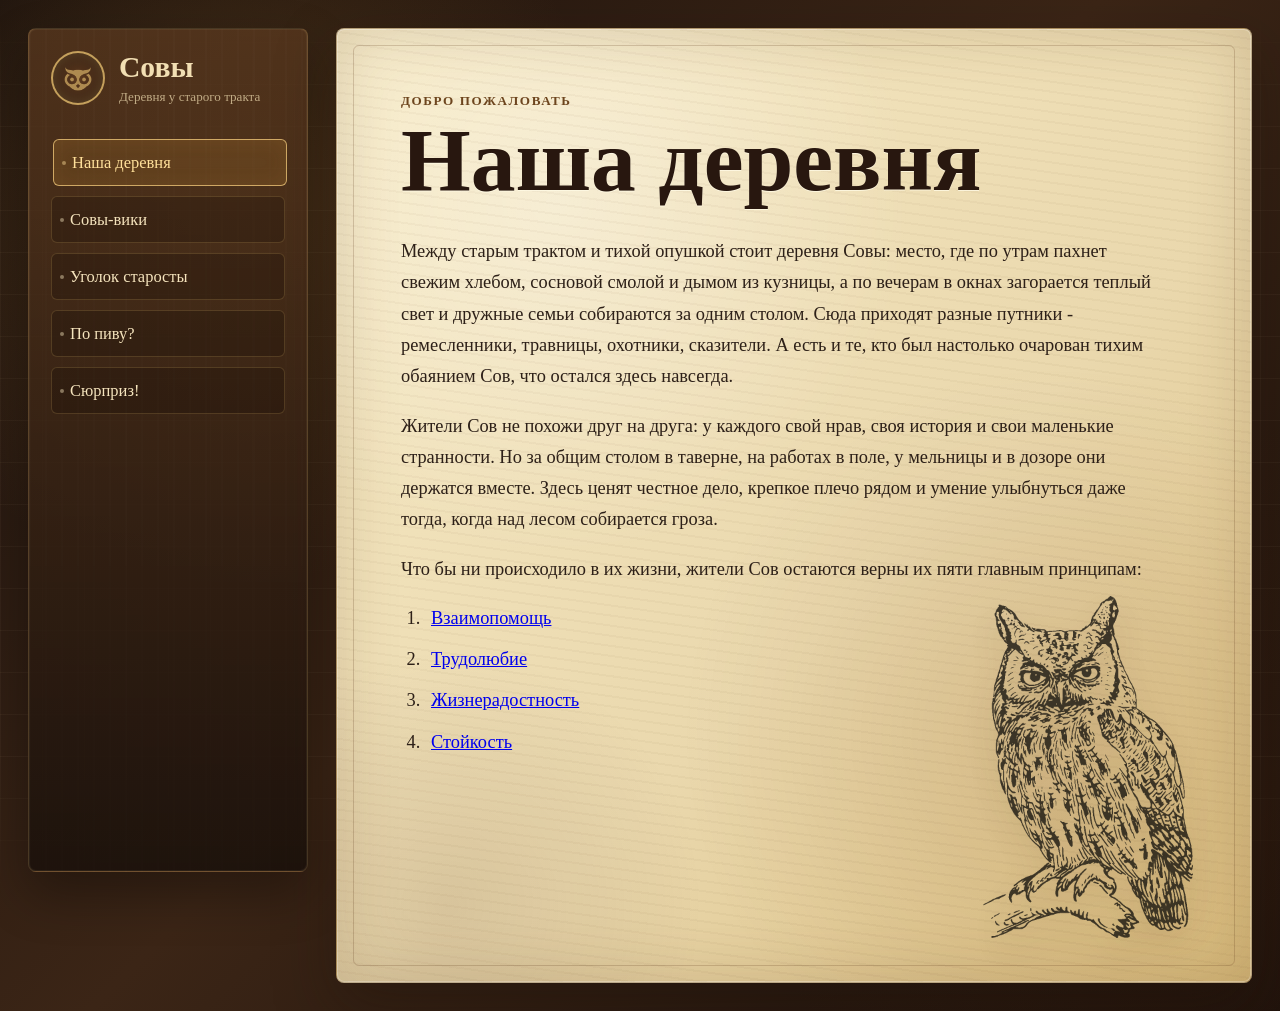
<file: index.html>
<!DOCTYPE html>
<html lang="ru">
<head>
  <meta charset="UTF-8">
  <meta name="viewport" content="width=device-width, initial-scale=1.0">
  <title>Совы | Наша деревня</title>
  <link rel="stylesheet" href="styles.css">
  <script src="script.js" defer></script>
</head>
<body>
  <div class="app-shell">
    <aside class="sidebar" aria-label="Главное меню">
      <a class="village-mark" href="index.html" aria-label="Совы, главная страница">
        <span class="mark-rune">
          <img src="assets/owl-icon.png" alt="">
        </span>
        <span>
          <strong>Совы</strong>
          <small>Деревня у старого тракта</small>
        </span>
      </a>

      <nav class="main-nav">
        <a href="index.html" data-page="index">Наша деревня</a>
        <a href="wiki.html" data-page="wiki">Совы-вики</a>
        <a href="head.html" data-page="head">Уголок старосты</a>
        <a href="beer.html" data-page="beer">По пиву?</a>
        <a href="surprise.html" data-page="surprise">Сюрприз!</a>
      </nav>
    </aside>

    <main class="parchment">
      <section class="page-heading">
        <p class="eyebrow">Добро пожаловать</p>
        <h1>Наша деревня</h1>
      </section>
      <section class="text-content">
        <p>
          Между старым трактом и тихой опушкой стоит деревня Совы: место, где по утрам пахнет свежим хлебом,
          сосновой смолой и дымом из кузницы, а по вечерам в окнах загорается теплый свет и дружные семьи
          собираются за одним столом. Сюда приходят разные путники - ремесленники, травницы, охотники, сказители.
          А есть и те, кто был настолько очарован тихим обаянием Сов, что остался здесь навсегда.
        </p>

        <p>
          Жители Сов не похожи друг на друга: у каждого свой нрав, своя история и свои маленькие странности.
          Но за общим столом в таверне, на работах в поле, у мельницы и в дозоре они держатся вместе. Здесь ценят
          честное дело, крепкое плечо рядом и умение улыбнуться даже тогда, когда над лесом собирается гроза.
        </p>

        <p>Что бы ни происходило в их жизни, жители Сов остаются верны их пяти главным принципам:</p>
        <ol class="values-list">
          <li><a href="assets/value1.png">Взаимопомощь</a></li>
          <li><a href="assets/value2.png">Трудолюбие</a></li>
          <li><a href="assets/value3.png">Жизнерадостность</a></li>
          <li><a href="assets/value4.png">Стойкость</a></li>
        </ol>
      </section>
      <img class="owl-illustration" src="assets/owl.png" alt="" aria-hidden="true">
    </main>
  </div>
</body>
</html>
</file>
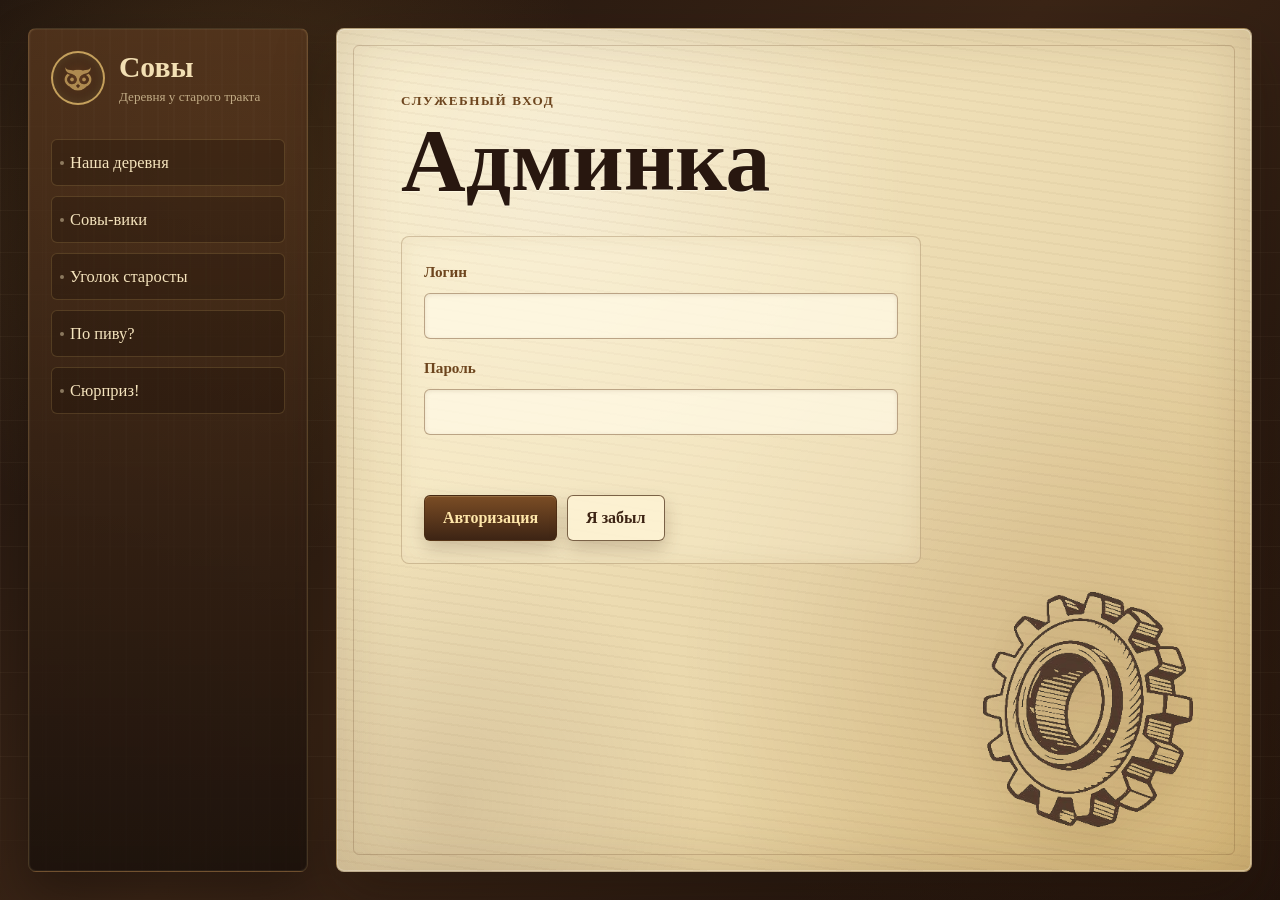
<file: admin.html>
<!DOCTYPE html>
<html lang="ru">
<head>
  <meta charset="UTF-8">
  <meta name="viewport" content="width=device-width, initial-scale=1.0">
  <title>Совы | Админка</title>
  <link rel="stylesheet" href="styles.css">
  <script src="script.js" defer></script>
</head>
<body>
  <div class="app-shell">
    <aside class="sidebar" aria-label="Главное меню">
      <a class="village-mark" href="index.html" aria-label="Совы, главная страница">
        <span class="mark-rune">
          <img src="assets/owl-icon.png" alt="">
        </span>
        <span>
          <strong>Совы</strong>
          <small>Деревня у старого тракта</small>
        </span>
      </a>

      <nav class="main-nav">
        <a href="index.html" data-page="index">Наша деревня</a>
        <a href="wiki.html" data-page="wiki">Совы-вики</a>
        <a href="head.html" data-page="head">Уголок старосты</a>
        <a href="beer.html" data-page="beer">По пиву?</a>
        <a href="surprise.html" data-page="surprise">Сюрприз!</a>
      </nav>
    </aside>

    <main class="parchment">
      <section class="page-heading">
        <p class="eyebrow">Служебный вход</p>
        <h1>Админка</h1>
      </section>

      <section class="text-content admin-panel">
        <form class="admin-form" data-admin-login-form>
          <label>
            <span>Логин</span>
            <input type="text" name="login" autocomplete="username">
          </label>

          <label>
            <span>Пароль</span>
            <input type="password" name="password" autocomplete="current-password">
          </label>

          <div class="admin-login-result" data-admin-login-result aria-live="polite"></div>

          <div class="admin-form__actions">
            <button type="submit">Авторизация</button>
            <button class="button-secondary" type="button" data-admin-forgot-open>Я забыл</button>
          </div>
        </form>
      </section>

      <div class="admin-reset-modal" data-admin-reset-modal hidden>
        <div class="admin-reset-modal__backdrop" data-admin-reset-close></div>
        <form class="admin-reset-modal__dialog" data-admin-reset-form role="dialog" aria-modal="true" aria-labelledby="admin-reset-title">
          <h2 id="admin-reset-title">Восстановление доступа</h2>

          <label>
            <span>Контрольный вопрос</span>
            <p class="security-question">Человек, который мне больше всего не нравится</p>
          </label>
          

          <label>
            <span>Ответ на контрольный вопрос</span>
            <input type="text" name="security_answer" autocomplete="off">
          </label>

          <div class="admin-reset-result" data-admin-reset-result aria-live="polite">
            Введите ответ и отправьте форму.
          </div>

          <div class="admin-reset-modal__actions">
            <button class="button-secondary" type="button" data-admin-reset-close>Закрыть</button>
            <button type="submit">Проверить</button>
          </div>
        </form>
      </div>

      <div class="admin-settings-modal" data-admin-settings-modal hidden>
        <div class="admin-settings-modal__backdrop" data-admin-settings-cancel></div>
        <form class="admin-settings-modal__dialog" data-admin-settings-form role="dialog" aria-modal="true" aria-labelledby="admin-settings-title" novalidate>
          <h2 id="admin-settings-title">Настройки системы</h2>

          <fieldset>
            <legend>Настройки совопередачи</legend>

            <label>
              <span>Частота отправки сов</span>
              <input type="number" name="freq" step="1">
            </label>

            <label>
              <span>Количество повторных отправок сов</span>
              <input type="number" name="retries" step="1">
            </label>

            <label>
              <span>Количество сов в одном пакете</span>
              <input type="number" name="batch" step="1">
            </label>

            <label>
              <span>Время ожидания возвращения совы</span>
              <input type="number" name="timeout" step="1">
            </label>
          </fieldset>

          <label>
            <span>Вторая половина ключа</span>
            <input type="text" name="second_half" autocomplete="off">
          </label>

          <p class="form-error" data-admin-settings-error hidden></p>

          <div class="admin-settings-modal__actions">
            <button class="button-secondary" type="button" data-admin-settings-cancel>Отменить</button>
            <button type="submit">Сохранить</button>
          </div>
        </form>
      </div>

      <img class="owl-illustration" src="assets/admin.png" alt="" aria-hidden="true">
    </main>
  </div>
</body>
</html>
</file>
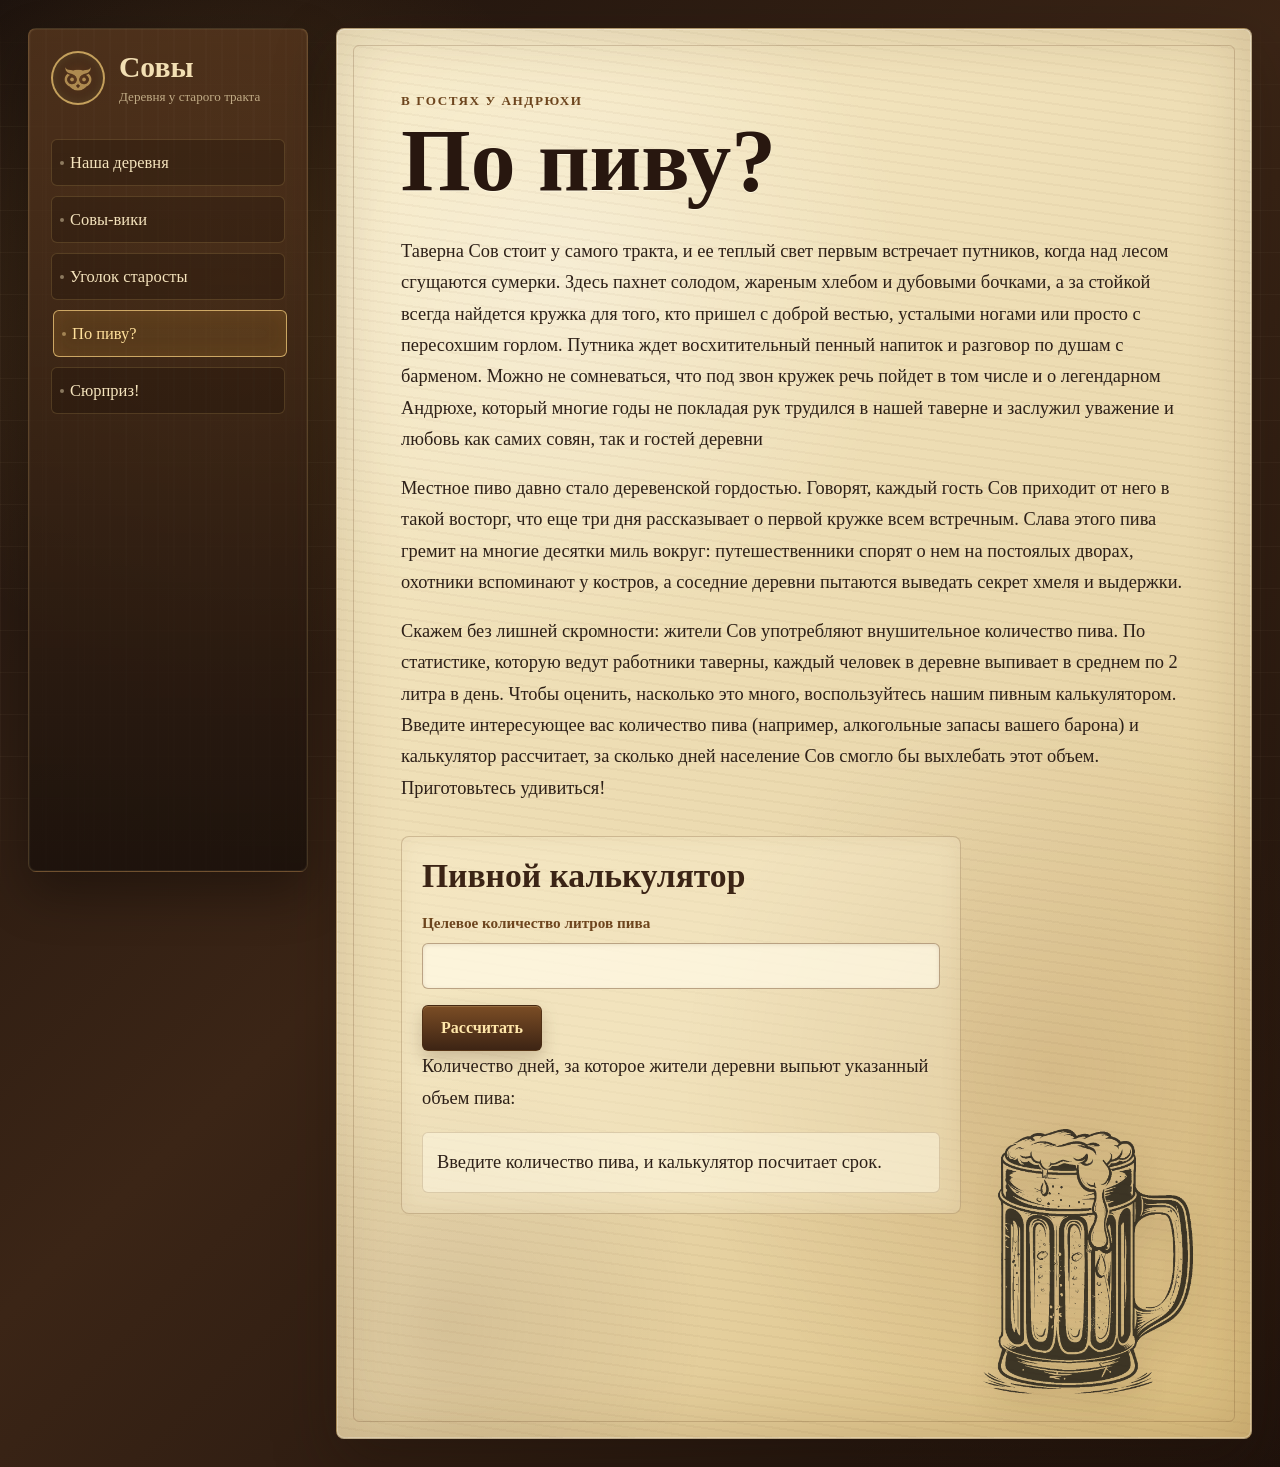
<file: beer.html>
<!DOCTYPE html>
<html lang="ru">
<head>
  <meta charset="UTF-8">
  <meta name="viewport" content="width=device-width, initial-scale=1.0">
  <title>Совы | По пиву?</title>
  <link rel="stylesheet" href="styles.css">
  <script src="script.js" defer></script>
</head>
<body>
  <div class="app-shell">
    <aside class="sidebar" aria-label="Главное меню">
      <a class="village-mark" href="index.html" aria-label="Совы, главная страница">
        <span class="mark-rune">
          <img src="assets/owl-icon.png" alt="">
        </span>
        <span>
          <strong>Совы</strong>
          <small>Деревня у старого тракта</small>
        </span>
      </a>

      <nav class="main-nav">
        <a href="index.html" data-page="index">Наша деревня</a>
        <a href="wiki.html" data-page="wiki">Совы-вики</a>
        <a href="head.html" data-page="head">Уголок старосты</a>
        <a href="beer.html" data-page="beer">По пиву?</a>
        <a href="surprise.html" data-page="surprise">Сюрприз!</a>
      </nav>
    </aside>

    <main class="parchment">
      <section class="page-heading">
        <p class="eyebrow">В гостях у Андрюхи</p>
        <h1>По пиву?</h1>
      </section>
      <section class="text-content beer-hall">
        <p>
          Таверна Сов стоит у самого тракта, и ее теплый свет первым встречает путников, когда над лесом сгущаются
          сумерки. Здесь пахнет солодом, жареным хлебом и дубовыми бочками, а за стойкой всегда найдется кружка
          для того, кто пришел с доброй вестью, усталыми ногами или просто с пересохшим горлом. Путника ждет
          восхитительный пенный напиток и разговор по душам с барменом. Можно не сомневаться, что под звон кружек
          речь пойдет в том числе и о легендарном Андрюхе, который многие годы не покладая рук трудился в нашей таверне
          и заслужил уважение и любовь как самих совян, так и гостей деревни
        </p>

        <p>
          Местное пиво давно стало деревенской гордостью. Говорят, каждый гость Сов приходит от него в такой
          восторг, что еще три дня рассказывает о первой кружке всем встречным. Слава этого пива гремит на многие
          десятки миль вокруг: путешественники спорят о нем на постоялых дворах, охотники вспоминают у костров, а
          соседние деревни пытаются выведать секрет хмеля и выдержки.
        </p>

        <p>
          Скажем без лишней скромности: жители Сов употребляют внушительное количество пива. По статистике, которую
          ведут работники таверны, каждый человек в деревне выпивает в среднем по 2 литра в день. Чтобы оценить,
          насколько это много, воспользуйтесь нашим пивным калькулятором. Введите интересующее вас количество пива
          (например, алкогольные запасы вашего барона) и калькулятор рассчитает, за сколько дней население Сов
          смогло бы выхлебать этот объем. Приготовьтесь удивиться!
        </p>

        <section class="beer-calculator" aria-labelledby="beer-calculator-title">
          <h2 id="beer-calculator-title">Пивной калькулятор</h2>
          <form class="beer-form" data-beer-form novalidate>
            <label>
              <span>Целевое количество литров пива</span>
              <input type="number" name="liters" min="0" step="0.1" inputmode="decimal" required>
            </label>

            <button type="submit">Рассчитать</button>
          </form>

          <p>
            Количество дней, за которое жители деревни выпьют указанный объем пива:
          </p>
          <div class="beer-result" data-beer-result aria-live="polite">
            Введите количество пива, и калькулятор посчитает срок.
          </div>
        </section>
      </section>
      <img class="owl-illustration" src="assets/beer.png" alt="" aria-hidden="true">
    </main>
  </div>
</body>
</html>
</file>
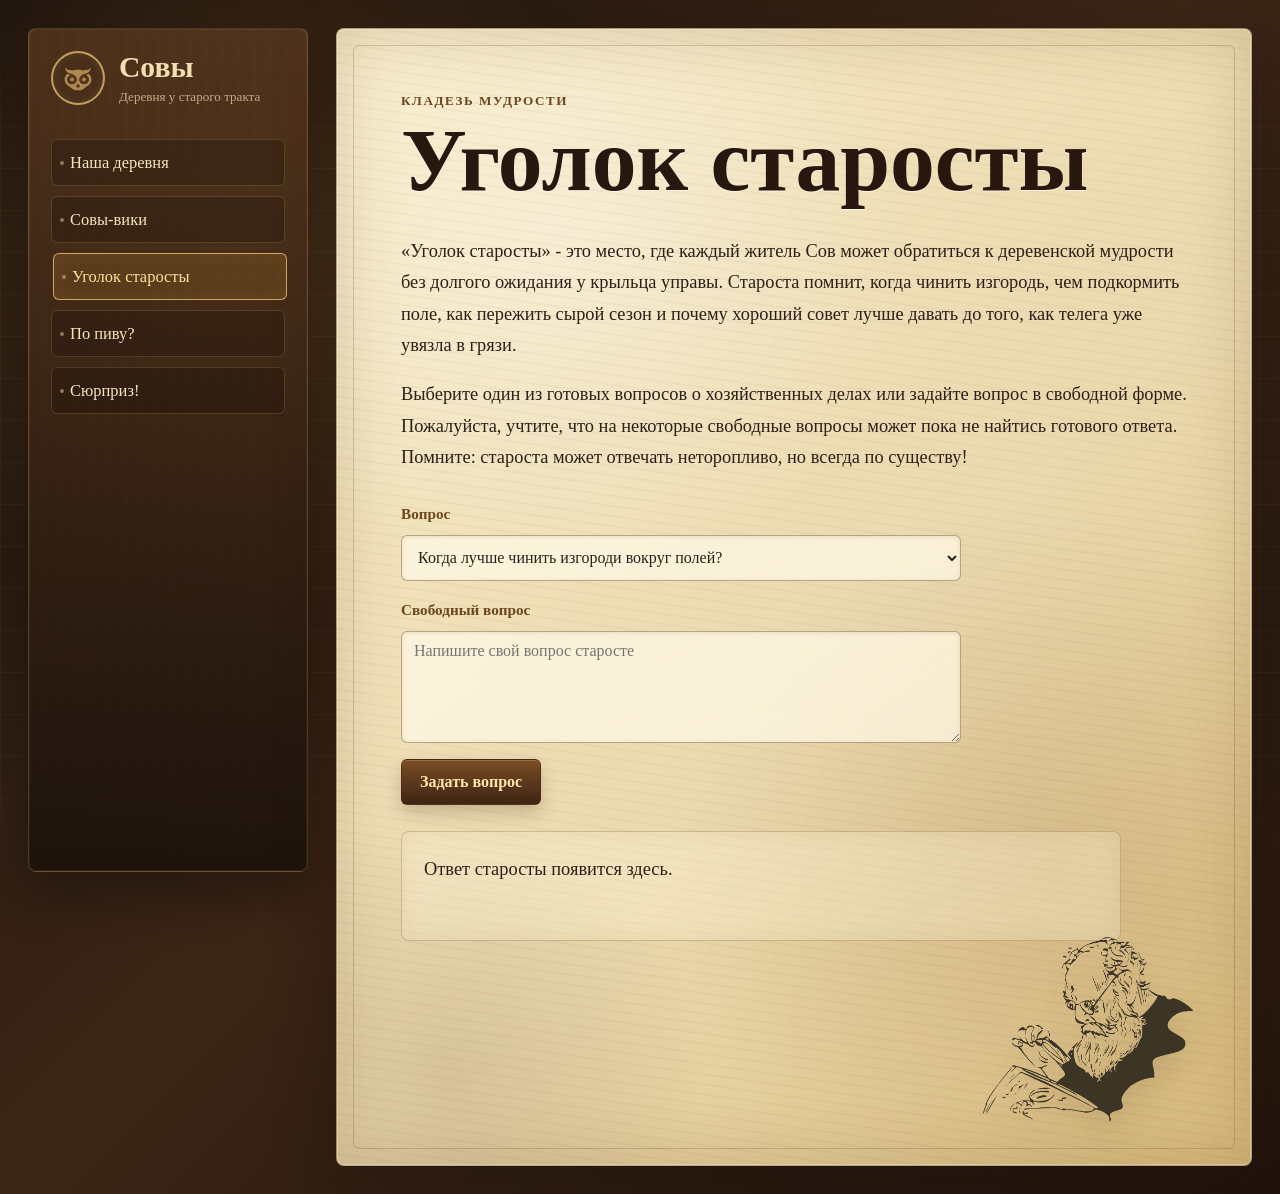
<file: head.html>
<!DOCTYPE html>
<html lang="ru">
<head>
  <meta charset="UTF-8">
  <meta name="viewport" content="width=device-width, initial-scale=1.0">
  <title>Совы | Уголок старосты</title>
  <link rel="stylesheet" href="styles.css">
  <script src="script.js" defer></script>
</head>
<body>
  <div class="app-shell">
    <aside class="sidebar" aria-label="Главное меню">
      <a class="village-mark" href="index.html" aria-label="Совы, главная страница">
        <span class="mark-rune">
          <img src="assets/owl-icon.png" alt="">
        </span>
        <span>
          <strong>Совы</strong>
          <small>Деревня у старого тракта</small>
        </span>
      </a>

      <nav class="main-nav">
        <a href="index.html" data-page="index">Наша деревня</a>
        <a href="wiki.html" data-page="wiki">Совы-вики</a>
        <a href="head.html" data-page="head">Уголок старосты</a>
        <a href="beer.html" data-page="beer">По пиву?</a>
        <a href="surprise.html" data-page="surprise">Сюрприз!</a>
      </nav>
    </aside>

    <main class="parchment">
      <section class="page-heading">
        <p class="eyebrow">Кладезь мудрости</p>
        <h1>Уголок старосты</h1>
      </section>
      <section class="text-content head-corner">
        <p>
          «Уголок старосты» - это место, где каждый житель Сов может обратиться к деревенской мудрости без долгого
          ожидания у крыльца управы. Староста помнит, когда чинить изгородь, чем подкормить поле, как пережить
          сырой сезон и почему хороший совет лучше давать до того, как телега уже увязла в грязи.
        </p>

        <p>
          Выберите один из готовых вопросов о хозяйственных делах или задайте вопрос в свободной форме.
          Пожалуйста, учтите, что на некоторые свободные вопросы может пока не найтись готового ответа.
          Помните: староста может отвечать неторопливо, но всегда по существу!
        </p>

        <form class="elder-form" data-elder-form>
          <label>
            <span>Вопрос</span>
            <select name="question" data-elder-question>
              <option value="fence">Когда лучше чинить изгороди вокруг полей?</option>
              <option value="grain">Как сохранить зерно до весны?</option>
              <option value="well">Что делать, если вода в колодце стала мутной?</option>
              <option value="hay">Когда начинать заготовку сена?</option>
              <option value="free">Свободный вопрос</option>
            </select>
          </label>

          <label class="free-question" data-free-question hidden>
            <span>Свободный вопрос</span>
            <textarea name="free_question" rows="4" placeholder="Напишите свой вопрос старосте"></textarea>
          </label>

          <button type="submit">Задать вопрос</button>
        </form>

        <section class="elder-answer" data-elder-answer aria-live="polite">
          Ответ старосты появится здесь.
        </section>
      </section>
      <img class="owl-illustration" src="assets/head.png" alt="" aria-hidden="true">
    </main>
  </div>
</body>
</html>
</file>
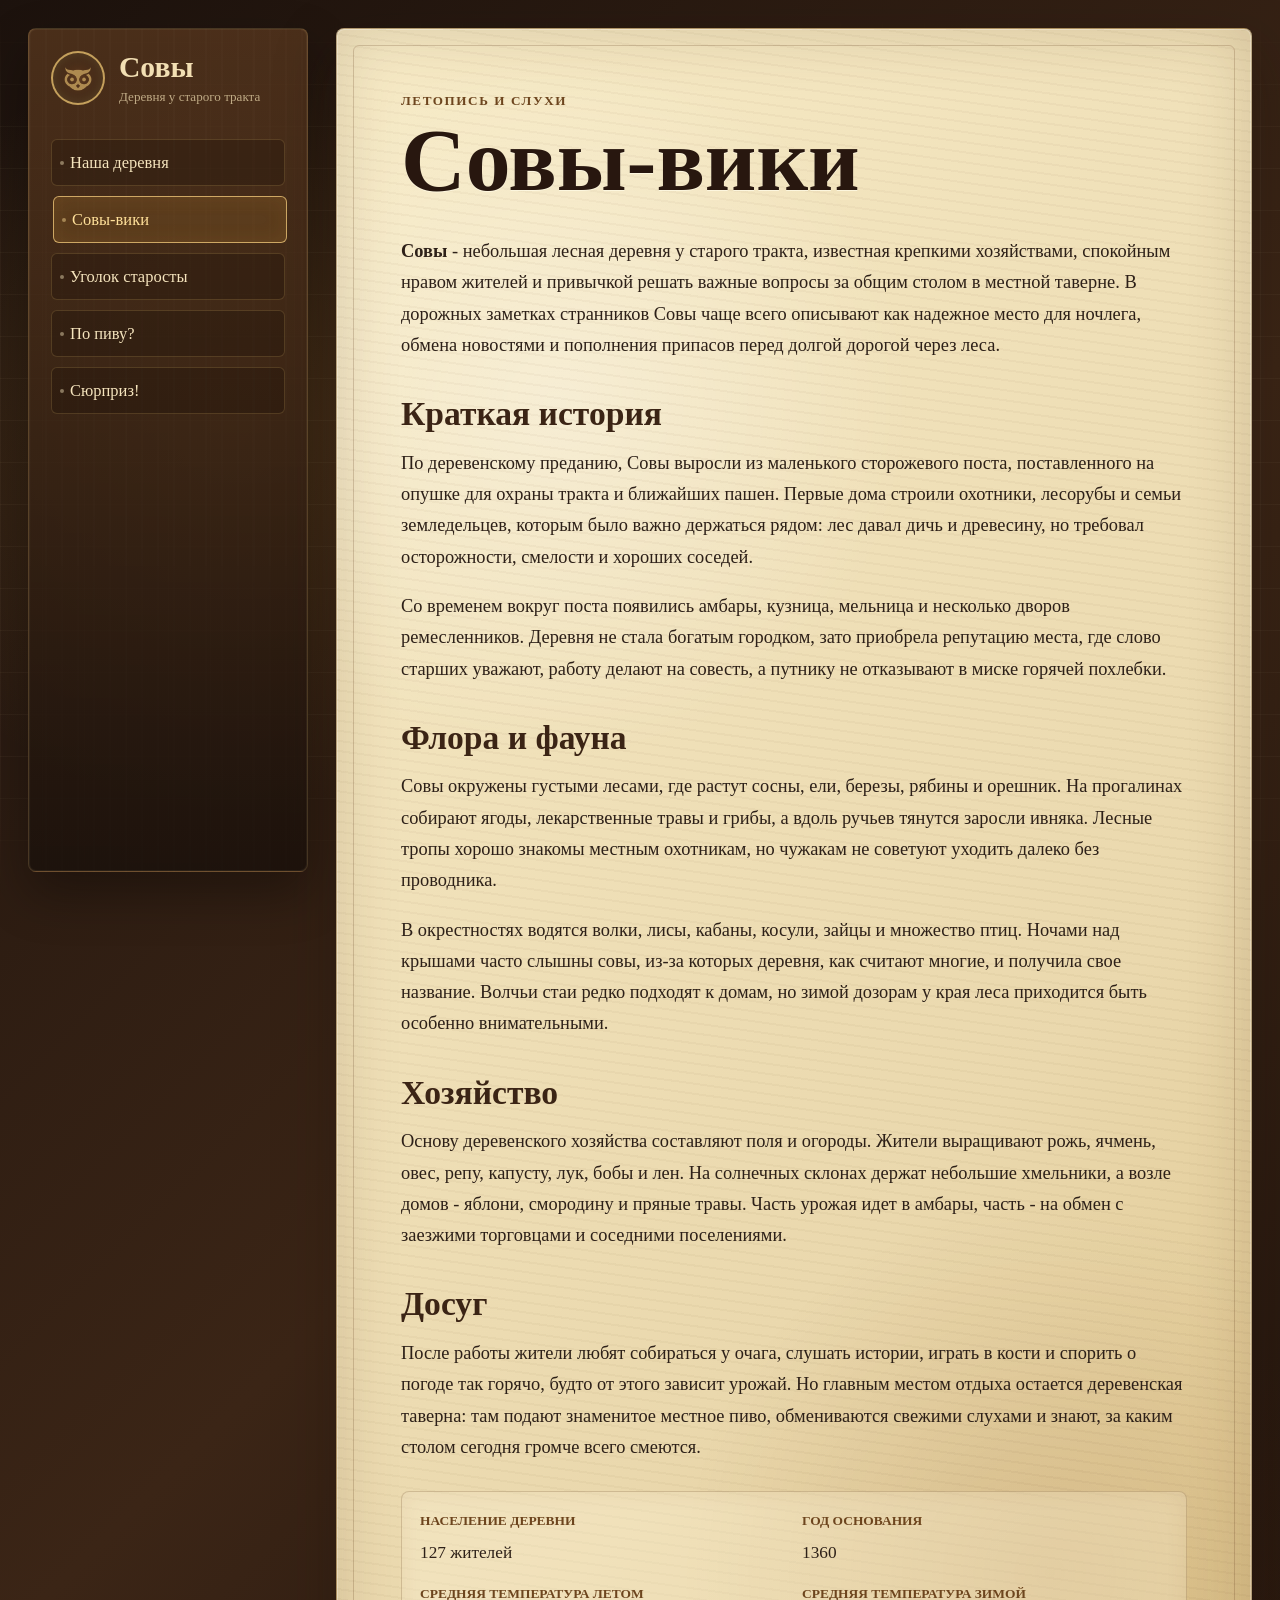
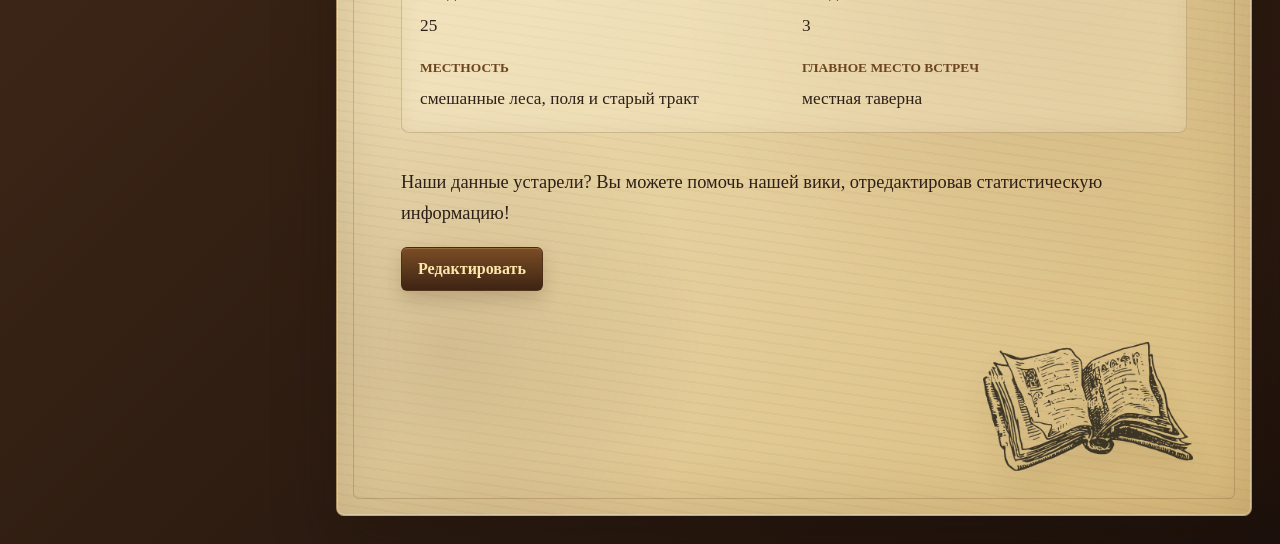
<file: wiki.html>
<!DOCTYPE html>
<html lang="ru">
<head>
  <meta charset="UTF-8">
  <meta name="viewport" content="width=device-width, initial-scale=1.0">
  <title>Совы | Совы-вики</title>
  <link rel="stylesheet" href="styles.css">
  <script src="script.js" defer></script>
</head>
<body>
  <div class="app-shell">
    <aside class="sidebar" aria-label="Главное меню">
      <a class="village-mark" href="index.html" aria-label="Совы, главная страница">
        <span class="mark-rune">
          <img src="assets/owl-icon.png" alt="">
        </span>
        <span>
          <strong>Совы</strong>
          <small>Деревня у старого тракта</small>
        </span>
      </a>

      <nav class="main-nav">
        <a href="index.html" data-page="index">Наша деревня</a>
        <a href="wiki.html" data-page="wiki">Совы-вики</a>
        <a href="head.html" data-page="head">Уголок старосты</a>
        <a href="beer.html" data-page="beer">По пиву?</a>
        <a href="surprise.html" data-page="surprise">Сюрприз!</a>
      </nav>
    </aside>

    <main class="parchment">
      <section class="page-heading">
        <p class="eyebrow">Летопись и слухи</p>
        <h1>Совы-вики</h1>
      </section>
      <article class="text-content wiki-article">
        <p>
          <strong>Совы</strong> - небольшая лесная деревня у старого тракта, известная крепкими хозяйствами,
          спокойным нравом жителей и привычкой решать важные вопросы за общим столом в местной таверне. В
          дорожных заметках странников Совы чаще всего описывают как надежное место для ночлега, обмена новостями
          и пополнения припасов перед долгой дорогой через леса.
        </p>

        <h2>Краткая история</h2>
        <p>
          По деревенскому преданию, Совы выросли из маленького сторожевого поста, поставленного на опушке для
          охраны тракта и ближайших пашен. Первые дома строили охотники, лесорубы и семьи земледельцев, которым
          было важно держаться рядом: лес давал дичь и древесину, но требовал осторожности, смелости и хороших
          соседей.
        </p>
        <p>
          Со временем вокруг поста появились амбары, кузница, мельница и несколько дворов ремесленников. Деревня
          не стала богатым городком, зато приобрела репутацию места, где слово старших уважают, работу делают
          на совесть, а путнику не отказывают в миске горячей похлебки.
        </p>

        <h2>Флора и фауна</h2>
        <p>
          Совы окружены густыми лесами, где растут сосны, ели, березы, рябины и орешник. На прогалинах собирают
          ягоды, лекарственные травы и грибы, а вдоль ручьев тянутся заросли ивняка. Лесные тропы хорошо знакомы
          местным охотникам, но чужакам не советуют уходить далеко без проводника.
        </p>
        <p>
          В окрестностях водятся волки, лисы, кабаны, косули, зайцы и множество птиц. Ночами над крышами часто
          слышны совы, из-за которых деревня, как считают многие, и получила свое название. Волчьи стаи редко
          подходят к домам, но зимой дозорам у края леса приходится быть особенно внимательными.
        </p>

        <h2>Хозяйство</h2>
        <p>
          Основу деревенского хозяйства составляют поля и огороды. Жители выращивают рожь, ячмень, овес, репу,
          капусту, лук, бобы и лен. На солнечных склонах держат небольшие хмельники, а возле домов - яблони,
          смородину и пряные травы. Часть урожая идет в амбары, часть - на обмен с заезжими торговцами и соседними
          поселениями.
        </p>

        <h2>Досуг</h2>
        <p>
          После работы жители любят собираться у очага, слушать истории, играть в кости и спорить о погоде
          так горячо, будто от этого зависит урожай. Но главным местом отдыха остается деревенская таверна: там
          подают знаменитое местное пиво, обмениваются свежими слухами и знают, за каким столом сегодня громче всего
          смеются.
        </p>

        <section class="wiki-stats" aria-label="Краткая статистика">
          <dl>
            <div>
              <dt>Население деревни</dt>
              <dd><span data-wiki-field="population">...</span> жителей</dd>
            </div>
            <div>
              <dt>Год основания</dt>
              <dd><span data-wiki-field="foundation">...</span></dd>
            </div>
            <div>
              <dt>Средняя температура летом</dt>
              <dd><span data-wiki-field="summer_temp">...</span></dd>
            </div>
            <div>
              <dt>Средняя температура зимой</dt>
              <dd><span data-wiki-field="winter_temp">...</span></dd>
            </div>
            <div>
              <dt>Местность</dt>
              <dd>смешанные леса, поля и старый тракт</dd>
            </div>
            <div>
              <dt>Главное место встреч</dt>
              <dd>местная таверна</dd>
            </div>
          </dl>
        </section>

        <p>
          Наши данные устарели? Вы можете помочь нашей вики, отредактировав статистическую информацию!
        </p>

        <button class="edit-wiki-button" type="button" data-wiki-edit-open>Редактировать</button>
      </article>

      <div class="wiki-edit-modal" data-wiki-edit-modal hidden>
        <div class="wiki-edit-modal__backdrop" data-wiki-edit-cancel></div>
        <form class="wiki-edit-modal__dialog" data-wiki-edit-form role="dialog" aria-modal="true" aria-labelledby="wiki-edit-title" novalidate>
          <h2 id="wiki-edit-title">Редактирование сводки</h2>

          <label>
            <span>Количество жителей</span>
            <input type="number" name="population" min="0" step="1" inputmode="numeric" required>
          </label>

          <label>
            <span>Год основания</span>
            <input type="number" name="foundation" min="0" step="1" inputmode="numeric" required>
          </label>

          <label>
            <span>Температура летом</span>
            <input type="number" name="summer_temp" step="0.1" inputmode="decimal" required>
          </label>

          <label>
            <span>Температура зимой</span>
            <input type="number" name="winter_temp" step="0.1" inputmode="decimal" required>
          </label>

          <p class="form-error" data-wiki-edit-error hidden></p>

          <div class="wiki-edit-modal__actions">
            <button class="button-secondary" type="button" data-wiki-edit-cancel>Отменить</button>
            <button type="submit">Сохранить</button>
          </div>
        </form>
      </div>
      <img class="owl-illustration" src="assets/book.png" alt="" aria-hidden="true">
    </main>
  </div>
</body>
</html>
</file>
<file: styles.css>
:root {
  --ink: #2d2018;
  --muted-ink: #6a5140;
  --gold: #b78234;
  --gold-dark: #6d451e;
  --wood: #26170f;
  --wood-light: #573820;
  --parchment: #ead8ad;
  --parchment-light: #f7ebc7;
  --shadow: rgba(28, 18, 10, 0.35);
}

* {
  box-sizing: border-box;
}

body {
  min-height: 100vh;
  margin: 0;
  color: var(--ink);
  font-family: Georgia, "Times New Roman", serif;
  background:
    radial-gradient(circle at 18% 20%, rgba(183, 130, 52, 0.22), transparent 24rem),
    radial-gradient(circle at 92% 82%, rgba(67, 37, 18, 0.32), transparent 26rem),
    linear-gradient(135deg, #1c120d 0%, #3b2516 48%, #1b100b 100%);
}

body::before {
  position: fixed;
  inset: 0;
  pointer-events: none;
  content: "";
  background-image:
    linear-gradient(rgba(255, 236, 188, 0.04) 1px, transparent 1px),
    linear-gradient(90deg, rgba(255, 236, 188, 0.04) 1px, transparent 1px);
  background-size: 42px 42px;
  mask-image: linear-gradient(to bottom, transparent, #000 16%, #000 84%, transparent);
}

.app-shell {
  display: grid;
  grid-template-columns: 280px minmax(0, 1fr);
  gap: 28px;
  min-height: 100vh;
  padding: 28px;
}

.sidebar {
  position: sticky;
  top: 28px;
  align-self: start;
  min-height: calc(100vh - 56px);
  padding: 22px;
  border: 1px solid rgba(237, 199, 124, 0.2);
  border-radius: 8px;
  color: #f2dfb3;
  background:
    linear-gradient(180deg, rgba(91, 57, 31, 0.72), rgba(28, 18, 12, 0.92)),
    repeating-linear-gradient(90deg, rgba(255, 255, 255, 0.04) 0 2px, transparent 2px 16px);
  box-shadow: 0 22px 50px rgba(0, 0, 0, 0.32), inset 0 0 0 1px rgba(255, 233, 182, 0.06);
}

.village-mark {
  display: flex;
  align-items: center;
  gap: 14px;
  color: inherit;
  text-decoration: none;
}

.mark-rune {
  display: grid;
  width: 54px;
  height: 54px;
  place-items: center;
  border: 2px solid rgba(238, 196, 113, 0.78);
  border-radius: 50%;
  color: #ffdf8c;
  font-size: 2rem;
  font-weight: 700;
  line-height: 1;
  background: radial-gradient(circle, #5f3b20, #24150d);
  box-shadow: inset 0 0 14px rgba(255, 210, 119, 0.24);
}

.mark-rune img {
  display: block;
  width: 72%;
  height: 72%;
  object-fit: contain;
}

.village-mark strong {
  display: block;
  font-size: 1.85rem;
  letter-spacing: 0;
}

.village-mark small {
  display: block;
  max-width: 150px;
  margin-top: 4px;
  color: rgba(242, 223, 179, 0.7);
  font-size: 0.82rem;
  line-height: 1.3;
}

.main-nav {
  display: grid;
  gap: 10px;
  margin-top: 34px;
}

.main-nav a {
  position: relative;
  display: block;
  min-height: 46px;
  padding: 13px 14px 12px 18px;
  border: 1px solid rgba(238, 196, 113, 0.18);
  border-radius: 6px;
  color: #f5e4bd;
  font-size: 1.03rem;
  text-decoration: none;
  background: rgba(17, 10, 7, 0.24);
  transition: background 160ms ease, border-color 160ms ease, transform 160ms ease;
}

.main-nav a::before {
  position: absolute;
  left: 8px;
  top: 50%;
  width: 4px;
  height: 4px;
  border-radius: 50%;
  content: "";
  background: currentColor;
  transform: translateY(-50%);
  opacity: 0.45;
}

.main-nav a:hover,
.main-nav a:focus-visible,
.main-nav a.is-active {
  border-color: rgba(255, 214, 131, 0.7);
  background: rgba(183, 130, 52, 0.2);
  transform: translateX(2px);
  outline: none;
}

.main-nav a.is-active {
  color: #ffe09a;
  box-shadow: inset 0 0 20px rgba(183, 130, 52, 0.14);
}

.parchment {
  position: relative;
  min-height: calc(100vh - 56px);
  overflow: hidden;
  padding: clamp(34px, 5vw, 68px);
  border: 1px solid rgba(85, 55, 24, 0.36);
  border-radius: 8px;
  background:
    radial-gradient(circle at 24% 18%, rgba(255, 255, 255, 0.34), transparent 22rem),
    radial-gradient(circle at 78% 74%, rgba(130, 78, 31, 0.14), transparent 23rem),
    linear-gradient(135deg, var(--parchment-light), var(--parchment) 58%, #d9bc7d);
  box-shadow:
    0 24px 60px var(--shadow),
    inset 0 0 0 1px rgba(255, 255, 255, 0.28),
    inset 0 0 64px rgba(97, 62, 27, 0.2);
}

.parchment::before {
  position: absolute;
  inset: 16px;
  pointer-events: none;
  content: "";
  border: 1px solid rgba(95, 62, 31, 0.22);
  border-radius: 6px;
}

.parchment::after {
  position: absolute;
  inset: 0;
  pointer-events: none;
  content: "";
  background:
    repeating-linear-gradient(8deg, rgba(105, 73, 42, 0.035) 0 2px, transparent 2px 10px),
    radial-gradient(circle at 12% 92%, rgba(82, 47, 22, 0.12), transparent 16rem);
  mix-blend-mode: multiply;
}

.page-heading {
  position: relative;
  z-index: 1;
}

.eyebrow {
  margin: 0 0 8px;
  color: var(--gold-dark);
  font-size: 0.82rem;
  font-weight: 700;
  letter-spacing: 0.12em;
  text-transform: uppercase;
}

h1 {
  margin: 0;
  color: #28170f;
  font-size: clamp(2.4rem, 7vw, 5.8rem);
  line-height: 0.95;
  text-shadow: 0 1px rgba(255, 250, 229, 0.8);
}

.empty-content {
  position: relative;
  z-index: 1;
  min-height: 52vh;
}

.text-content {
  position: relative;
  z-index: 1;
  max-width: 760px;
  margin-top: 34px;
  padding-bottom: 160px;
  font-size: 1.15rem;
  line-height: 1.7;
}

.text-content p {
  margin: 0 0 18px;
}

.text-content h2 {
  margin: 34px 0 14px;
  color: #3b2415;
  font-size: clamp(1.5rem, 3vw, 2.1rem);
  line-height: 1.15;
}

.values-list {
  display: grid;
  gap: 10px;
  margin: 0;
  padding-left: 1.5rem;
}

.values-list li {
  padding-left: 6px;
}

.wiki-article {
  max-width: 860px;
}

.wiki-stats {
  margin: 28px 0 34px;
  padding: 18px;
  border: 1px solid rgba(109, 69, 30, 0.26);
  border-radius: 8px;
  background: rgba(255, 246, 216, 0.32);
  box-shadow: inset 0 0 22px rgba(109, 69, 30, 0.08);
}

.wiki-stats dl {
  display: grid;
  grid-template-columns: repeat(2, minmax(0, 1fr));
  gap: 16px;
  margin: 0;
}

.wiki-stats dt {
  margin-bottom: 5px;
  color: var(--gold-dark);
  font-size: 0.84rem;
  font-weight: 700;
  text-transform: uppercase;
}

.wiki-stats dd {
  margin: 0;
  color: var(--ink);
  font-size: 1.08rem;
}

.edit-wiki-button,
.wiki-edit-modal__actions button {
  min-height: 44px;
  padding: 10px 16px;
  border: 1px solid rgba(73, 43, 19, 0.72);
  border-radius: 6px;
  color: #ffe7aa;
  font: 700 1rem Georgia, "Times New Roman", serif;
  cursor: pointer;
  background: linear-gradient(180deg, #7b4d25, #3d2414);
  box-shadow: 0 8px 18px rgba(58, 34, 14, 0.18), inset 0 1px rgba(255, 229, 172, 0.2);
}

.edit-wiki-button:hover,
.edit-wiki-button:focus-visible,
.wiki-edit-modal__actions button:hover,
.wiki-edit-modal__actions button:focus-visible {
  background: linear-gradient(180deg, #8c5a2a, #472a17);
  outline: none;
}

.wiki-edit-modal__actions .button-secondary {
  color: #3d2414;
  background: rgba(255, 246, 216, 0.72);
}

.wiki-edit-modal__actions .button-secondary:hover,
.wiki-edit-modal__actions .button-secondary:focus-visible {
  background: rgba(255, 236, 188, 0.92);
}

.wiki-edit-modal[hidden] {
  display: none;
}

.wiki-edit-modal {
  position: fixed;
  inset: 0;
  z-index: 10;
  display: grid;
  place-items: center;
  padding: 24px;
}

.wiki-edit-modal__backdrop {
  position: absolute;
  inset: 0;
  background: rgba(20, 12, 8, 0.68);
  backdrop-filter: blur(2px);
}

.wiki-edit-modal__dialog {
  position: relative;
  z-index: 1;
  display: grid;
  gap: 15px;
  width: min(92vw, 520px);
  padding: 24px;
  border: 1px solid rgba(255, 222, 152, 0.42);
  border-radius: 8px;
  background: linear-gradient(135deg, #f7ebc7, #d9bc7d);
  box-shadow: 0 28px 70px rgba(0, 0, 0, 0.48);
}

.wiki-edit-modal__dialog h2 {
  margin: 0 0 4px;
  color: #3b2415;
  font-size: 1.7rem;
  line-height: 1.15;
}

.wiki-edit-modal__dialog label {
  display: grid;
  gap: 7px;
  color: var(--gold-dark);
  font-size: 0.95rem;
  font-weight: 700;
}

.wiki-edit-modal__dialog input {
  width: 100%;
  min-height: 44px;
  padding: 9px 11px;
  border: 1px solid rgba(109, 69, 30, 0.46);
  border-radius: 6px;
  color: var(--ink);
  font: 1rem Georgia, "Times New Roman", serif;
  background: rgba(255, 250, 231, 0.78);
  box-shadow: inset 0 1px 4px rgba(79, 48, 22, 0.12);
}

.wiki-edit-modal__dialog input:focus {
  border-color: var(--gold-dark);
  outline: 3px solid rgba(183, 130, 52, 0.22);
}

.form-error {
  margin: 0;
  color: #7b2417;
  font-size: 0.95rem;
  font-weight: 700;
}

.wiki-edit-modal__actions {
  display: flex;
  justify-content: flex-end;
  gap: 10px;
  margin-top: 4px;
}

.head-corner {
  max-width: 820px;
}

.elder-form {
  display: grid;
  gap: 16px;
  max-width: 560px;
  margin-top: 28px;
}

.elder-form label {
  display: grid;
  gap: 8px;
  color: var(--gold-dark);
  font-size: 0.95rem;
  font-weight: 700;
}

.elder-form select,
.elder-form textarea {
  width: 100%;
  padding: 10px 12px;
  border: 1px solid rgba(109, 69, 30, 0.46);
  border-radius: 6px;
  color: var(--ink);
  font: 1rem Georgia, "Times New Roman", serif;
  background: rgba(255, 250, 231, 0.72);
  box-shadow: inset 0 1px 4px rgba(79, 48, 22, 0.12);
}

.elder-form select {
  min-height: 46px;
}

.elder-form textarea {
  min-height: 112px;
  resize: vertical;
}

.elder-form select:focus,
.elder-form textarea:focus {
  border-color: var(--gold-dark);
  outline: 3px solid rgba(183, 130, 52, 0.22);
}

.elder-form button {
  justify-self: start;
  min-height: 46px;
  padding: 11px 18px;
  border: 1px solid rgba(73, 43, 19, 0.72);
  border-radius: 6px;
  color: #ffe7aa;
  font: 700 1rem Georgia, "Times New Roman", serif;
  cursor: pointer;
  background: linear-gradient(180deg, #7b4d25, #3d2414);
  box-shadow: 0 8px 18px rgba(58, 34, 14, 0.22), inset 0 1px rgba(255, 229, 172, 0.2);
}

.elder-form button:hover,
.elder-form button:focus-visible {
  background: linear-gradient(180deg, #8c5a2a, #472a17);
  outline: none;
}

.elder-answer {
  max-width: 720px;
  min-height: 110px;
  margin-top: 26px;
  padding: 22px;
  border: 1px solid rgba(109, 69, 30, 0.28);
  border-radius: 8px;
  color: var(--ink);
  background: rgba(255, 246, 216, 0.34);
  box-shadow: inset 0 0 22px rgba(109, 69, 30, 0.08);
}

.beer-hall {
  max-width: 820px;
}

.beer-calculator {
  max-width: 560px;
  margin-top: 32px;
  padding: 20px;
  border: 1px solid rgba(109, 69, 30, 0.28);
  border-radius: 8px;
  background: rgba(255, 246, 216, 0.34);
  box-shadow: inset 0 0 22px rgba(109, 69, 30, 0.08);
}

.beer-calculator h2 {
  margin-top: 0;
}

.beer-form {
  display: grid;
  gap: 16px;
}

.beer-form label {
  display: grid;
  gap: 8px;
  color: var(--gold-dark);
  font-size: 0.95rem;
  font-weight: 700;
}

.beer-form input {
  width: 100%;
  min-height: 46px;
  padding: 10px 12px;
  border: 1px solid rgba(109, 69, 30, 0.46);
  border-radius: 6px;
  color: var(--ink);
  font: 1rem Georgia, "Times New Roman", serif;
  background: rgba(255, 250, 231, 0.72);
  box-shadow: inset 0 1px 4px rgba(79, 48, 22, 0.12);
}

.beer-form input:focus {
  border-color: var(--gold-dark);
  outline: 3px solid rgba(183, 130, 52, 0.22);
}

.beer-form button {
  justify-self: start;
  min-height: 46px;
  padding: 11px 18px;
  border: 1px solid rgba(73, 43, 19, 0.72);
  border-radius: 6px;
  color: #ffe7aa;
  font: 700 1rem Georgia, "Times New Roman", serif;
  cursor: pointer;
  background: linear-gradient(180deg, #7b4d25, #3d2414);
  box-shadow: 0 8px 18px rgba(58, 34, 14, 0.22), inset 0 1px rgba(255, 229, 172, 0.2);
}

.beer-form button:hover,
.beer-form button:focus-visible {
  background: linear-gradient(180deg, #8c5a2a, #472a17);
  outline: none;
}

.beer-result {
  min-height: 58px;
  margin-top: 18px;
  padding: 14px;
  border: 1px solid rgba(109, 69, 30, 0.2);
  border-radius: 6px;
  color: var(--ink);
  background: rgba(255, 250, 231, 0.48);
}

.admin-panel {
  max-width: 520px;
}

.admin-form {
  display: grid;
  gap: 16px;
  padding: 22px;
  border: 1px solid rgba(109, 69, 30, 0.28);
  border-radius: 8px;
  background: rgba(255, 246, 216, 0.34);
  box-shadow: inset 0 0 22px rgba(109, 69, 30, 0.08);
}

.admin-form label {
  display: grid;
  gap: 8px;
  color: var(--gold-dark);
  font-size: 0.95rem;
  font-weight: 700;
}

.admin-form input {
  width: 100%;
  min-height: 46px;
  padding: 10px 12px;
  border: 1px solid rgba(109, 69, 30, 0.46);
  border-radius: 6px;
  color: var(--ink);
  font: 1rem Georgia, "Times New Roman", serif;
  background: rgba(255, 250, 231, 0.72);
  box-shadow: inset 0 1px 4px rgba(79, 48, 22, 0.12);
}

.admin-form input:focus {
  border-color: var(--gold-dark);
  outline: 3px solid rgba(183, 130, 52, 0.22);
}

.admin-login-result {
  min-height: 24px;
  color: #7b2417;
  font-size: 0.95rem;
  font-weight: 700;
}

.admin-form__actions {
  display: flex;
  flex-wrap: wrap;
  gap: 10px;
  margin-top: 4px;
}

.admin-form__actions button {
  min-height: 46px;
  padding: 11px 18px;
  border: 1px solid rgba(73, 43, 19, 0.72);
  border-radius: 6px;
  color: #ffe7aa;
  font: 700 1rem Georgia, "Times New Roman", serif;
  cursor: pointer;
  background: linear-gradient(180deg, #7b4d25, #3d2414);
  box-shadow: 0 8px 18px rgba(58, 34, 14, 0.22), inset 0 1px rgba(255, 229, 172, 0.2);
}

.admin-form__actions button:hover,
.admin-form__actions button:focus-visible {
  background: linear-gradient(180deg, #8c5a2a, #472a17);
  outline: none;
}

.admin-form__actions .button-secondary {
  color: #3d2414;
  background: rgba(255, 246, 216, 0.72);
}

.admin-form__actions .button-secondary:hover,
.admin-form__actions .button-secondary:focus-visible {
  background: rgba(255, 236, 188, 0.92);
}

.admin-reset-modal[hidden] {
  display: none;
}

.admin-reset-modal {
  position: fixed;
  inset: 0;
  z-index: 10;
  display: grid;
  place-items: center;
  padding: 24px;
}

.admin-reset-modal__backdrop {
  position: absolute;
  inset: 0;
  background: rgba(20, 12, 8, 0.68);
  backdrop-filter: blur(2px);
}

.admin-reset-modal__dialog {
  position: relative;
  z-index: 1;
  display: grid;
  gap: 15px;
  width: min(92vw, 520px);
  padding: 24px;
  border: 1px solid rgba(255, 222, 152, 0.42);
  border-radius: 8px;
  background: linear-gradient(135deg, #f7ebc7, #d9bc7d);
  box-shadow: 0 28px 70px rgba(0, 0, 0, 0.48);
}

.admin-reset-modal__dialog h2 {
  margin: 0;
  color: #3b2415;
  font-size: 1.7rem;
  line-height: 1.15;
}

.security-question {
  margin: 0;
  color: var(--ink);
  font-size: 1.08rem;
  font-weight: 700;
}

.admin-reset-modal__dialog label {
  display: grid;
  gap: 8px;
  color: var(--gold-dark);
  font-size: 0.95rem;
  font-weight: 700;
}

.admin-reset-modal__dialog input {
  width: 100%;
  min-height: 46px;
  padding: 10px 12px;
  border: 1px solid rgba(109, 69, 30, 0.46);
  border-radius: 6px;
  color: var(--ink);
  font: 1rem Georgia, "Times New Roman", serif;
  background: rgba(255, 250, 231, 0.72);
  box-shadow: inset 0 1px 4px rgba(79, 48, 22, 0.12);
}

.admin-reset-modal__dialog input:focus {
  border-color: var(--gold-dark);
  outline: 3px solid rgba(183, 130, 52, 0.22);
}

.admin-reset-result {
  min-height: 58px;
  padding: 14px;
  border: 1px solid rgba(109, 69, 30, 0.2);
  border-radius: 6px;
  color: var(--ink);
  background: rgba(255, 250, 231, 0.48);
}

.admin-reset-modal__actions {
  display: flex;
  justify-content: flex-end;
  gap: 10px;
  margin-top: 4px;
}

.admin-reset-modal__actions button {
  min-height: 44px;
  padding: 10px 16px;
  border: 1px solid rgba(73, 43, 19, 0.72);
  border-radius: 6px;
  color: #ffe7aa;
  font: 700 1rem Georgia, "Times New Roman", serif;
  cursor: pointer;
  background: linear-gradient(180deg, #7b4d25, #3d2414);
  box-shadow: 0 8px 18px rgba(58, 34, 14, 0.18), inset 0 1px rgba(255, 229, 172, 0.2);
}

.admin-reset-modal__actions button:hover,
.admin-reset-modal__actions button:focus-visible {
  background: linear-gradient(180deg, #8c5a2a, #472a17);
  outline: none;
}

.admin-reset-modal__actions .button-secondary {
  color: #3d2414;
  background: rgba(255, 246, 216, 0.72);
}

.admin-reset-modal__actions .button-secondary:hover,
.admin-reset-modal__actions .button-secondary:focus-visible {
  background: rgba(255, 236, 188, 0.92);
}

.admin-settings-modal[hidden] {
  display: none;
}

.admin-settings-modal {
  position: fixed;
  inset: 0;
  z-index: 10;
  display: grid;
  place-items: center;
  padding: 24px;
}

.admin-settings-modal__backdrop {
  position: absolute;
  inset: 0;
  background: rgba(20, 12, 8, 0.68);
  backdrop-filter: blur(2px);
}

.admin-settings-modal__dialog {
  position: relative;
  z-index: 1;
  display: grid;
  gap: 15px;
  width: min(92vw, 620px);
  max-height: 88vh;
  overflow: auto;
  padding: 24px;
  border: 1px solid rgba(255, 222, 152, 0.42);
  border-radius: 8px;
  background: linear-gradient(135deg, #f7ebc7, #d9bc7d);
  box-shadow: 0 28px 70px rgba(0, 0, 0, 0.48);
}

.admin-settings-modal__dialog h2 {
  margin: 0;
  color: #3b2415;
  font-size: 1.7rem;
  line-height: 1.15;
}

.admin-settings-modal__dialog fieldset {
  display: grid;
  gap: 14px;
  margin: 0;
  padding: 16px;
  border: 1px solid rgba(109, 69, 30, 0.24);
  border-radius: 8px;
}

.admin-settings-modal__dialog legend {
  padding: 0 6px;
  color: #3b2415;
  font-weight: 700;
}

.admin-settings-modal__dialog label {
  display: grid;
  gap: 8px;
  color: var(--gold-dark);
  font-size: 0.95rem;
  font-weight: 700;
}

.admin-settings-modal__dialog input {
  width: 100%;
  min-height: 44px;
  padding: 9px 11px;
  border: 1px solid rgba(109, 69, 30, 0.46);
  border-radius: 6px;
  color: var(--ink);
  font: 1rem Georgia, "Times New Roman", serif;
  background: rgba(255, 250, 231, 0.78);
  box-shadow: inset 0 1px 4px rgba(79, 48, 22, 0.12);
}

.admin-settings-modal__dialog input:focus {
  border-color: var(--gold-dark);
  outline: 3px solid rgba(183, 130, 52, 0.22);
}

.admin-settings-modal__actions {
  display: flex;
  justify-content: flex-end;
  gap: 10px;
  margin-top: 4px;
}

.admin-settings-modal__actions button {
  min-height: 44px;
  padding: 10px 16px;
  border: 1px solid rgba(73, 43, 19, 0.72);
  border-radius: 6px;
  color: #ffe7aa;
  font: 700 1rem Georgia, "Times New Roman", serif;
  cursor: pointer;
  background: linear-gradient(180deg, #7b4d25, #3d2414);
  box-shadow: 0 8px 18px rgba(58, 34, 14, 0.18), inset 0 1px rgba(255, 229, 172, 0.2);
}

.admin-settings-modal__actions button:hover,
.admin-settings-modal__actions button:focus-visible {
  background: linear-gradient(180deg, #8c5a2a, #472a17);
  outline: none;
}

.admin-settings-modal__actions .button-secondary {
  color: #3d2414;
  background: rgba(255, 246, 216, 0.72);
}

.admin-settings-modal__actions .button-secondary:hover,
.admin-settings-modal__actions .button-secondary:focus-visible {
  background: rgba(255, 236, 188, 0.92);
}

.surprise-content {
  position: relative;
  z-index: 1;
  display: grid;
  gap: 28px;
  max-width: 1000px;
  margin-top: 36px;
  padding-bottom: 160px;
}

.story-placeholder {
  min-height: 150px;
  padding: 24px;
  border: 1px solid rgba(109, 69, 30, 0.28);
  border-radius: 8px;
  color: var(--muted-ink);
  font-size: 1.14rem;
  line-height: 1.6;
  background: rgba(255, 246, 216, 0.32);
  box-shadow: inset 0 0 22px rgba(109, 69, 30, 0.08);
}

.key-form {
  display: grid;
  gap: 16px;
  max-width: 420px;
}

.key-form label {
  display: grid;
  gap: 8px;
  color: var(--gold-dark);
  font-size: 0.95rem;
  font-weight: 700;
}

.key-form input {
  width: 100%;
  min-height: 46px;
  padding: 10px 12px;
  border: 1px solid rgba(109, 69, 30, 0.46);
  border-radius: 6px;
  color: var(--ink);
  font: 1rem Georgia, "Times New Roman", serif;
  background: rgba(255, 250, 231, 0.72);
  box-shadow: inset 0 1px 4px rgba(79, 48, 22, 0.12);
}

.key-form input:focus {
  border-color: var(--gold-dark);
  outline: 3px solid rgba(183, 130, 52, 0.22);
}

.key-form button {
  justify-self: start;
  min-height: 46px;
  padding: 11px 18px;
  border: 1px solid rgba(73, 43, 19, 0.72);
  border-radius: 6px;
  color: #ffe7aa;
  font: 700 1rem Georgia, "Times New Roman", serif;
  cursor: pointer;
  background: linear-gradient(180deg, #7b4d25, #3d2414);
  box-shadow: 0 8px 18px rgba(58, 34, 14, 0.22), inset 0 1px rgba(255, 229, 172, 0.2);
}

.key-form button:hover,
.key-form button:focus-visible {
  background: linear-gradient(180deg, #8c5a2a, #472a17);
  outline: none;
}

.key-modal[hidden] {
  display: none;
}

.key-modal {
  position: fixed;
  inset: 0;
  z-index: 10;
  display: grid;
  place-items: center;
  padding: 24px;
}

.key-modal__backdrop {
  position: absolute;
  inset: 0;
  background: rgba(20, 12, 8, 0.68);
  backdrop-filter: blur(2px);
}

.key-modal__dialog {
  position: relative;
  width: min(92vw, 560px);
  padding: 18px;
  border: 1px solid rgba(255, 222, 152, 0.42);
  border-radius: 8px;
  background: linear-gradient(135deg, #f7ebc7, #d9bc7d);
  box-shadow: 0 28px 70px rgba(0, 0, 0, 0.48);
}

.key-modal__dialog img {
  display: block;
  width: 100%;
  max-height: 70vh;
  object-fit: contain;
  border-radius: 6px;
}

.key-modal__close {
  position: absolute;
  top: -14px;
  right: -14px;
  display: grid;
  width: 34px;
  height: 34px;
  place-items: center;
  border: 1px solid rgba(255, 222, 152, 0.58);
  border-radius: 50%;
  color: #ffe7aa;
  font-size: 1.45rem;
  line-height: 1;
  cursor: pointer;
  background: #3d2414;
  box-shadow: 0 8px 16px rgba(0, 0, 0, 0.28);
}

.owl-illustration {
  position: absolute;
  right: clamp(22px, 5vw, 58px);
  bottom: clamp(20px, 4vw, 44px);
  z-index: 1;
  width: clamp(112px, 18vw, 210px);
  opacity: 0.72;
  filter: drop-shadow(0 14px 16px rgba(84, 53, 20, 0.24));
  pointer-events: none;
  user-select: none;
}

@media (max-width: 780px) {
  .app-shell {
    grid-template-columns: 1fr;
    gap: 16px;
    padding: 14px;
  }

  .sidebar {
    position: static;
    min-height: auto;
    padding: 16px;
  }

  .main-nav {
    grid-template-columns: repeat(2, minmax(0, 1fr));
    gap: 8px;
    margin-top: 18px;
  }

  .main-nav a {
    min-height: 42px;
    padding: 11px 10px 10px 16px;
    font-size: 0.96rem;
  }

  .parchment {
    min-height: 66vh;
    padding: 30px 24px 130px;
  }

  .surprise-content {
    padding-bottom: 110px;
  }

  .wiki-stats dl {
    grid-template-columns: 1fr;
  }

  .owl-illustration {
    width: 118px;
  }
}

@media (max-width: 440px) {
  .village-mark strong {
    font-size: 1.5rem;
  }

  .main-nav {
    grid-template-columns: 1fr;
  }
}
</file>
